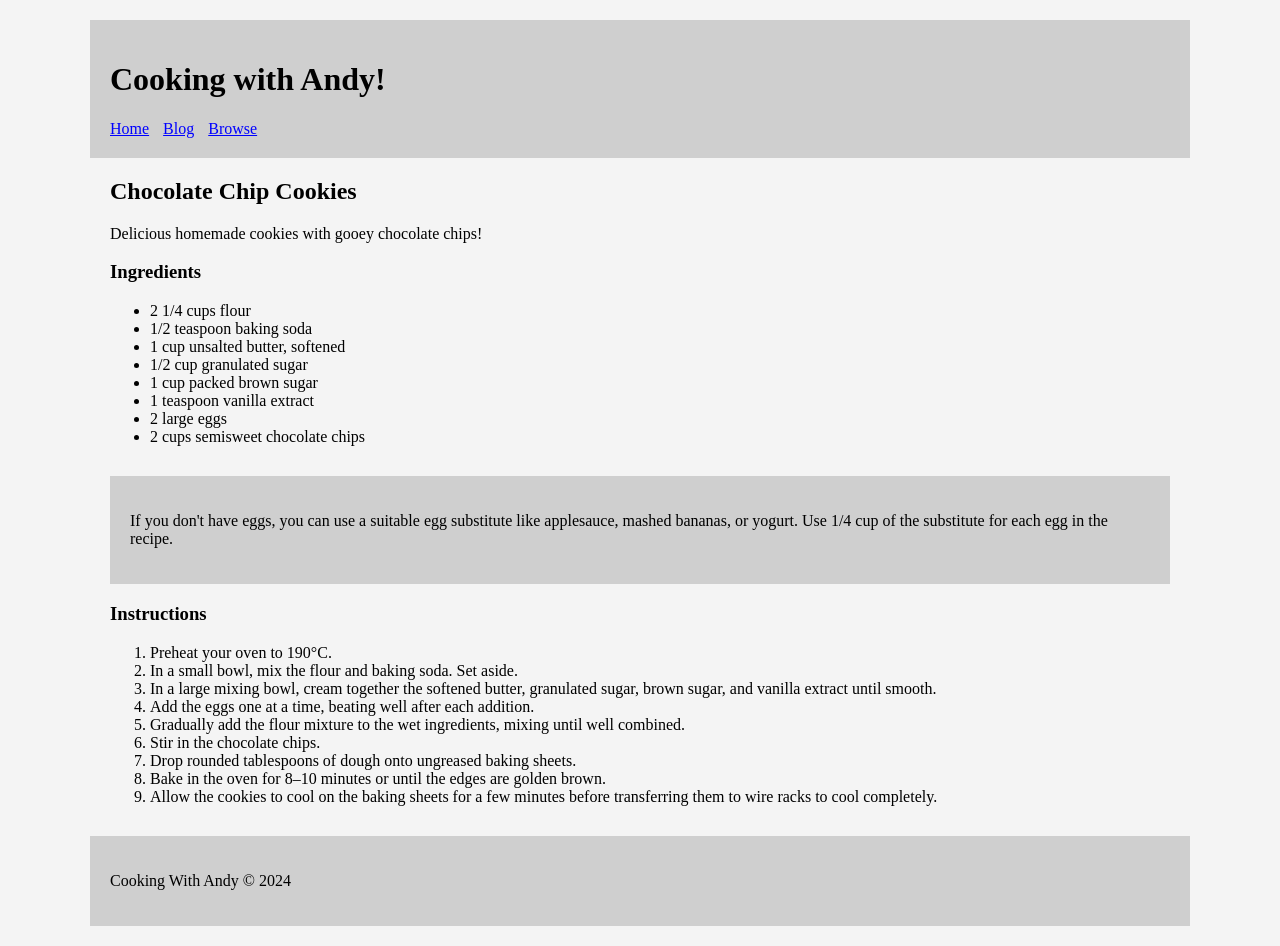
<file: exercise-1-semantic-markup/index.html>
<!DOCTYPE html>
<html lang="en">

<head>
    <meta charset="UTF-8">
    <meta name="viewport" content="width=device-width, initial-scale=1.0">
    <title>Cooking with Andy</title>
    <style>
        /* Layout and Styling */
        body {
            font-family: Georgia, "Times New Roman", serif;
            margin: 0;
            background: #f4f4f4;
        }

        /* Layout container */
        .container {
            max-width: 1100px;
            margin: 20px auto;
        }

        /* Sections */
        header,
        footer,
        aside {
            background: #cfcfcf;
            padding: 20px;
        }

        main {
            padding: 0 20px;
        }

        nav a {
            margin-right: 10px;
            color: blue;
        }

        section {
            margin-bottom: 30px;
        }
    </style>
</head>

<body>

    <div class="container">

        <header>
            <h1>Cooking with Andy!</h1>
            <nav>
                <a href="#">Home</a>
                <a href="#">Blog</a>
                <a href="#">Browse</a>
            </nav>
        </header>

        <main>

            <article>
                <h2>Chocolate Chip Cookies</h2>
                <p>Delicious homemade cookies with gooey chocolate chips!</p>

                <section>
                    <h3>Ingredients</h3>
                    <ul>
                        <li>2 1/4 cups flour</li>
                        <li>1/2 teaspoon baking soda</li>
                        <li>1 cup unsalted butter, softened</li>
                        <li>1/2 cup granulated sugar</li>
                        <li>1 cup packed brown sugar</li>
                        <li>1 teaspoon vanilla extract</li>
                        <li>2 large eggs</li>
                        <li>2 cups semisweet chocolate chips</li>
                    </ul>
                </section>

                <aside>
                    <p>
                        If you don't have eggs, you can use a suitable egg substitute like
                        applesauce, mashed bananas, or yogurt. Use 1/4 cup of the substitute
                        for each egg in the recipe.
                    </p>
                </aside>

                <section>
                    <h3>Instructions</h3>
                    <ol>
                        <li>Preheat your oven to 190°C.</li>
                        <li>In a small bowl, mix the flour and baking soda. Set aside.</li>
                        <li>In a large mixing bowl, cream together the softened butter, granulated sugar, brown sugar,
                            and vanilla extract until smooth.</li>
                        <li>Add the eggs one at a time, beating well after each addition.</li>
                        <li>Gradually add the flour mixture to the wet ingredients, mixing until well combined.</li>
                        <li>Stir in the chocolate chips.</li>
                        <li>Drop rounded tablespoons of dough onto ungreased baking sheets.</li>
                        <li>Bake in the oven for 8–10 minutes or until the edges are golden brown.</li>
                        <li>Allow the cookies to cool on the baking sheets for a few minutes before transferring them to
                            wire racks to cool completely.</li>
                    </ol>
                </section>

            </article>

        </main>

        <footer>
            <p>Cooking With Andy © 2024</p>
        </footer>

    </div>

</body>

</html>
</file>
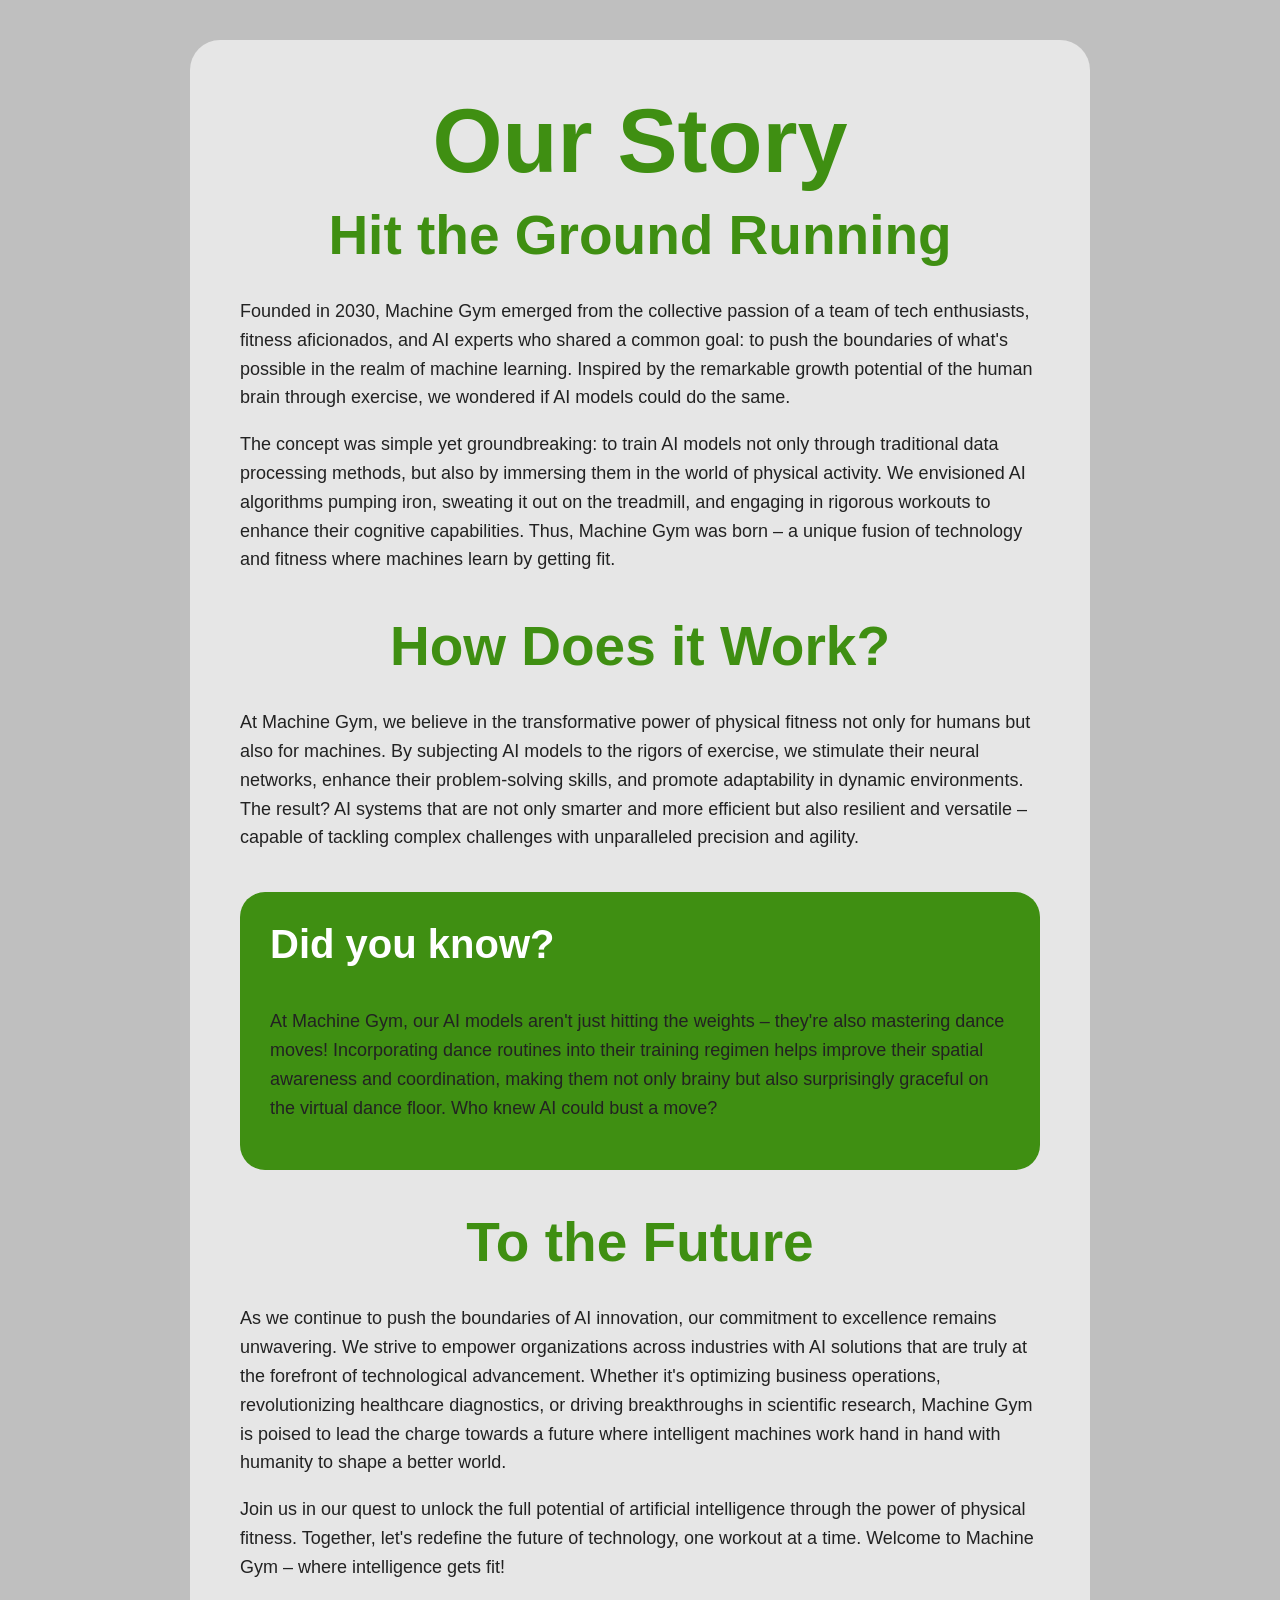
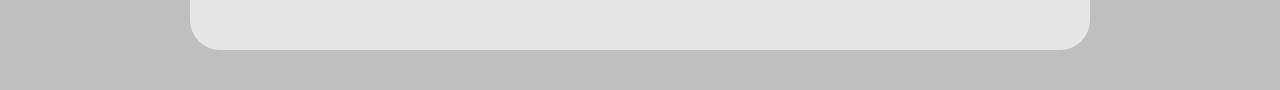
<file: exercise-2-css-styling/index.html>
<!DOCTYPE html>
<html lang="en">

<head>
    <meta charset="UTF-8">
    <meta name="viewport" content="width=device-width, initial-scale=1.0">
    <title>Machine Gym - Our Story</title>
    <link rel="stylesheet" href="exercise-2-styles.css">
</head>

<body>

    <main class="page">

        <article class="card">

            <header>
                <h1>Our Story</h1>
                <h2>Hit the Ground Running</h2>
            </header>

            <section>
                <p>
                    Founded in 2030, Machine Gym emerged from the collective passion of a team of tech enthusiasts,
                    fitness aficionados, and AI experts who shared a common goal: to push the boundaries of what's
                    possible in the realm of machine learning. Inspired by the remarkable growth potential of the
                    human brain through exercise, we wondered if AI models could do the same.
                </p>

                <p>
                    The concept was simple yet groundbreaking: to train AI models not only through traditional data
                    processing methods, but also by immersing them in the world of physical activity. We envisioned
                    AI algorithms pumping iron, sweating it out on the treadmill, and engaging in rigorous workouts
                    to enhance their cognitive capabilities. Thus, Machine Gym was born – a unique fusion of
                    technology and fitness where machines learn by getting fit.
                </p>
            </section>

            <section>
                <h2 class="section-title">How Does it Work?</h2>

                <p>
                    At Machine Gym, we believe in the transformative power of physical fitness not only for humans
                    but also for machines. By subjecting AI models to the rigors of exercise, we stimulate their
                    neural networks, enhance their problem-solving skills, and promote adaptability in dynamic
                    environments. The result? AI systems that are not only smarter and more efficient but also
                    resilient and versatile – capable of tackling complex challenges with unparalleled precision
                    and agility.
                </p>
            </section>

            <aside class="info-box">
                <h3>Did you know?</h3>
                <p>
                    At Machine Gym, our AI models aren't just hitting the weights – they're also mastering dance
                    moves! Incorporating dance routines into their training regimen helps improve their spatial
                    awareness and coordination, making them not only brainy but also surprisingly graceful on the
                    virtual dance floor. Who knew AI could bust a move?
                </p>
            </aside>

            <section>
                <h2 class="section-title">To the Future</h2>

                <p>
                    As we continue to push the boundaries of AI innovation, our commitment to excellence remains
                    unwavering. We strive to empower organizations across industries with AI solutions that are
                    truly at the forefront of technological advancement. Whether it's optimizing business
                    operations, revolutionizing healthcare diagnostics, or driving breakthroughs in scientific
                    research, Machine Gym is poised to lead the charge towards a future where intelligent machines
                    work hand in hand with humanity to shape a better world.
                </p>

                <p>
                    Join us in our quest to unlock the full potential of artificial intelligence through the power
                    of physical fitness. Together, let's redefine the future of technology, one workout at a time.
                    Welcome to Machine Gym – where intelligence gets fit!
                </p>
            </section>

        </article>

    </main>

</body>

</html>
</file>
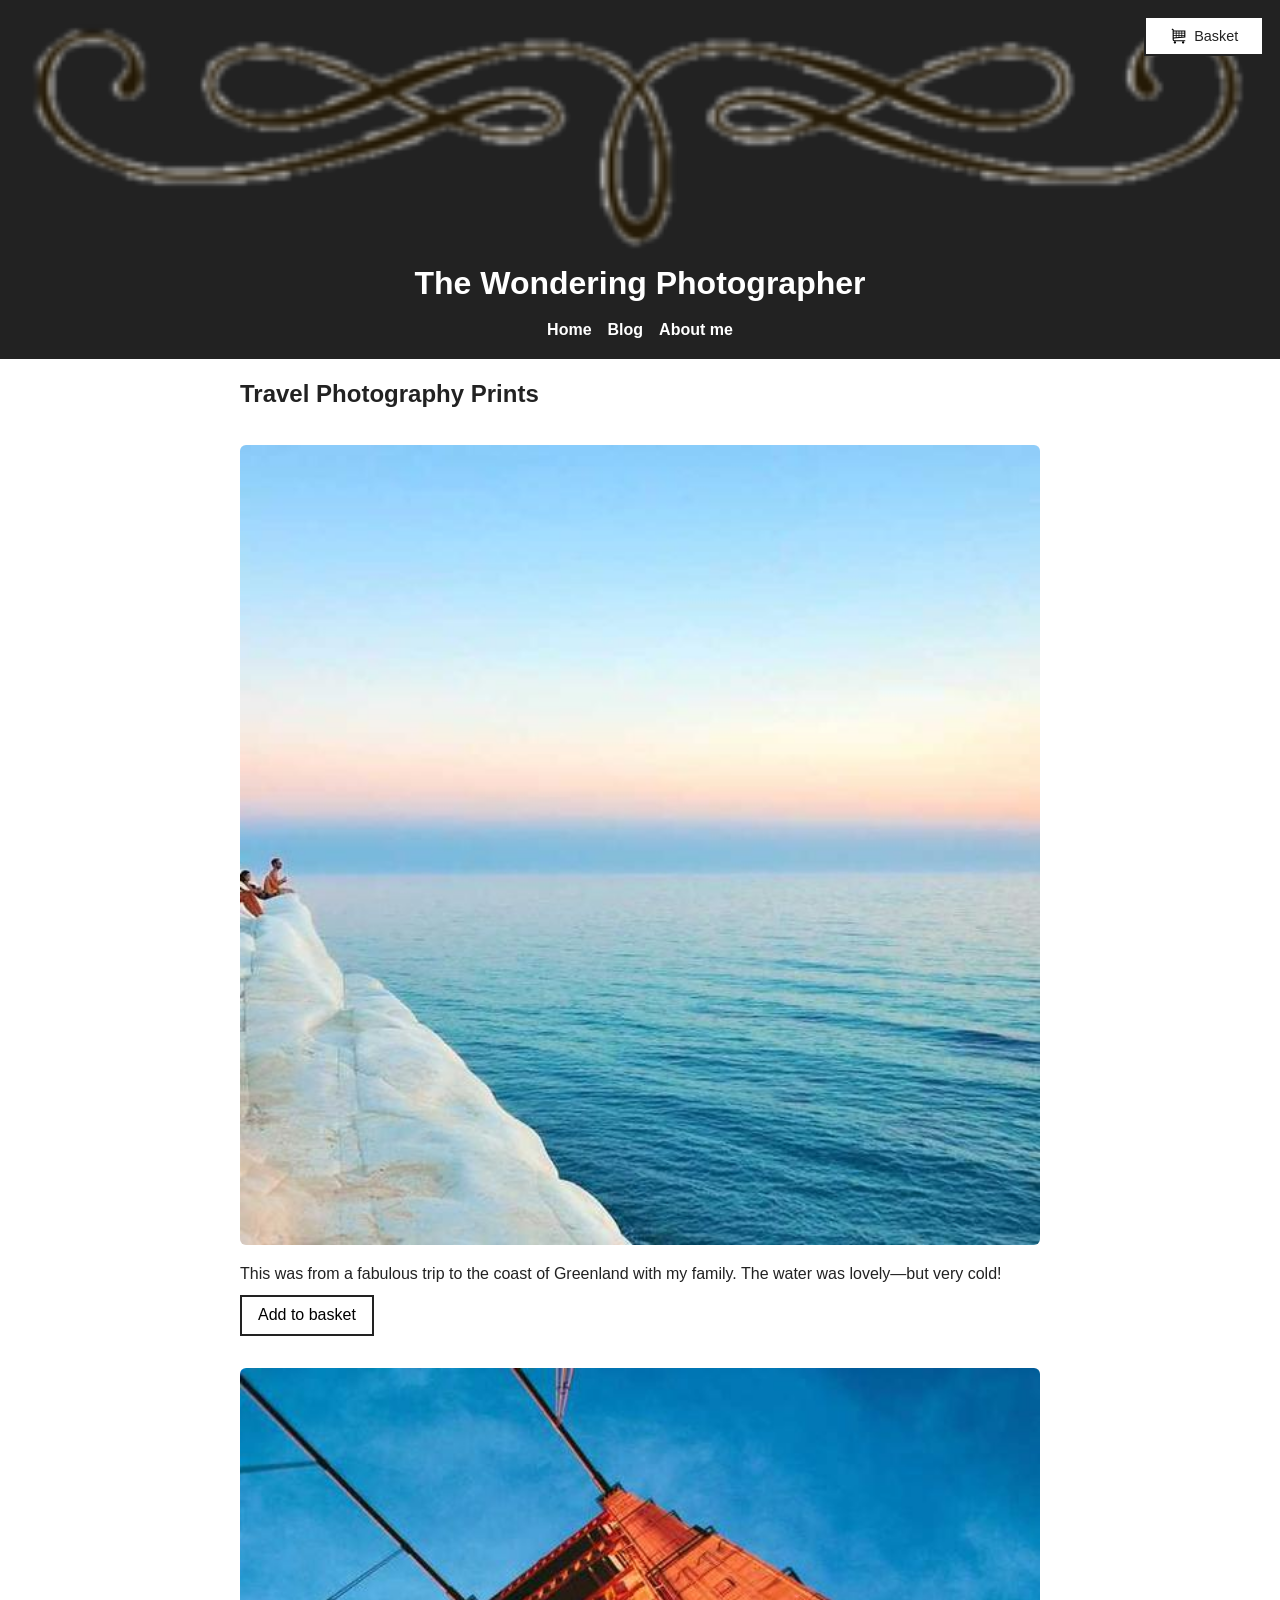
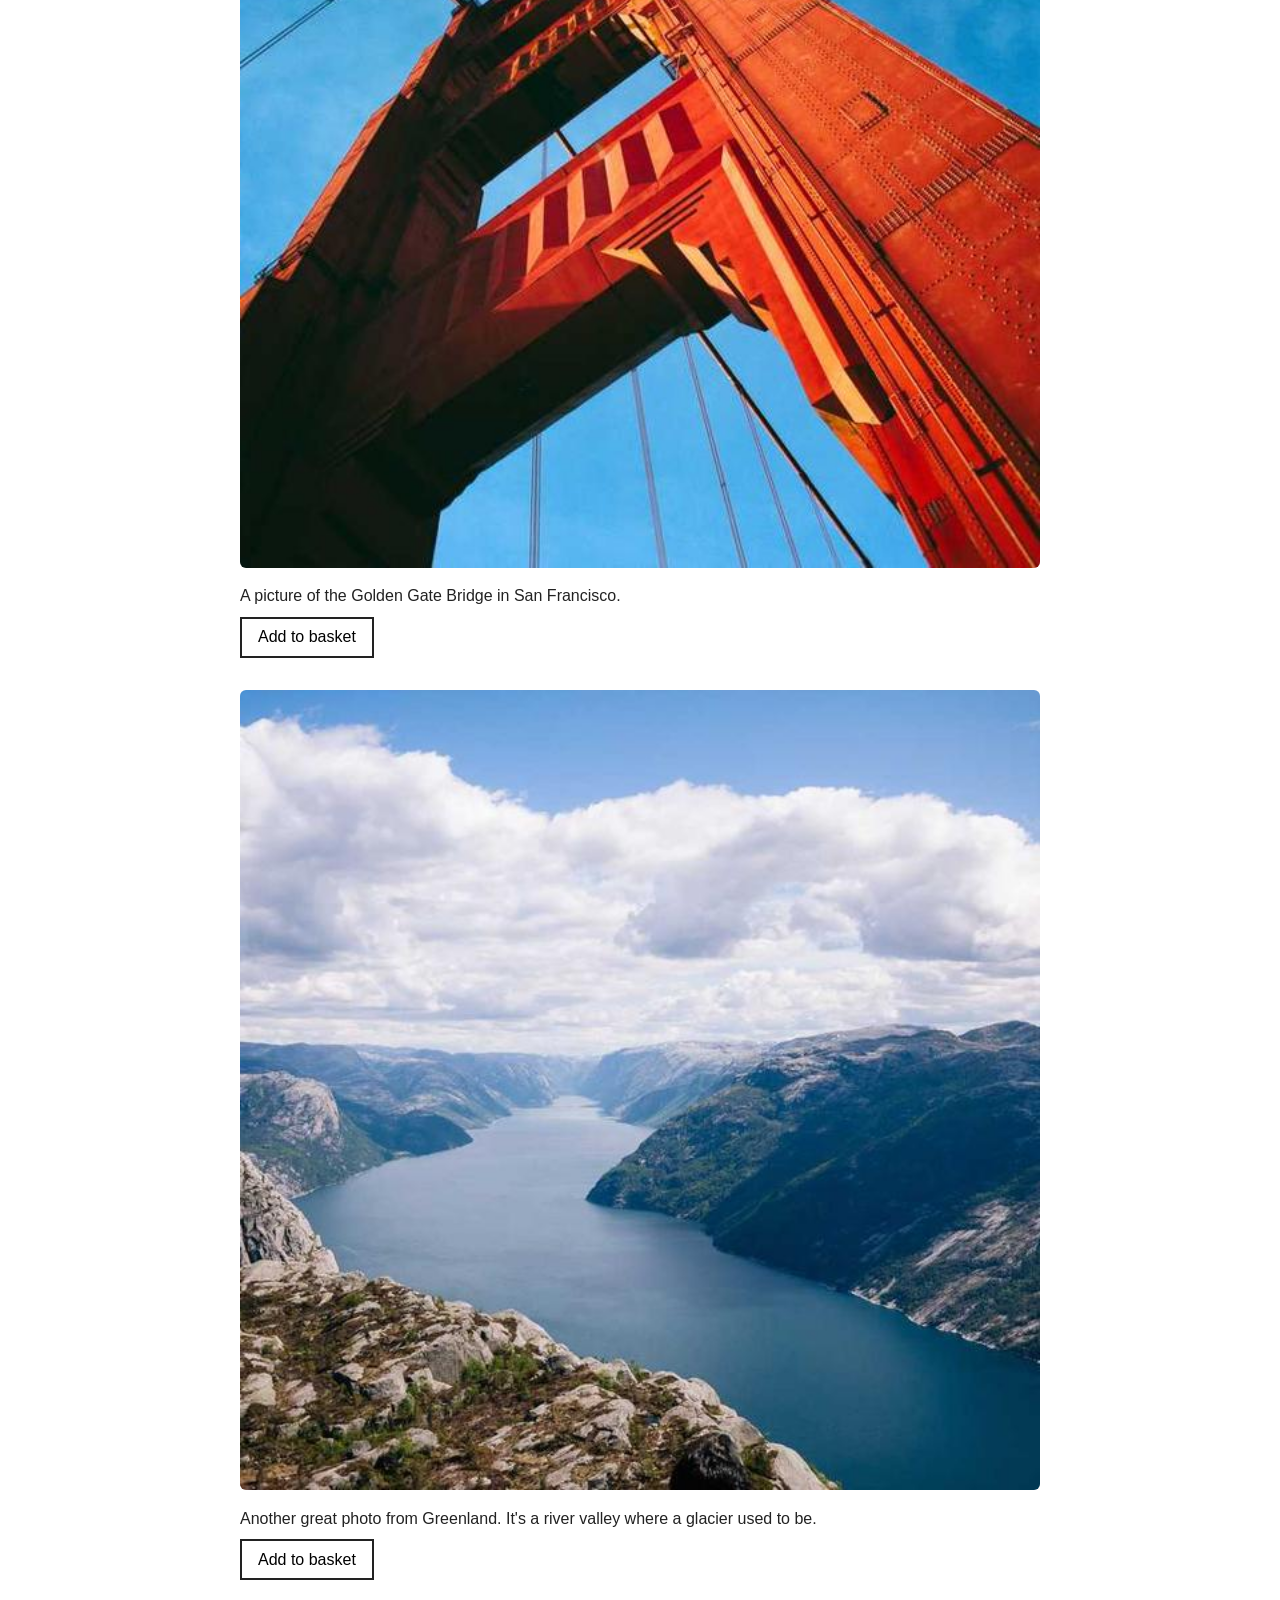
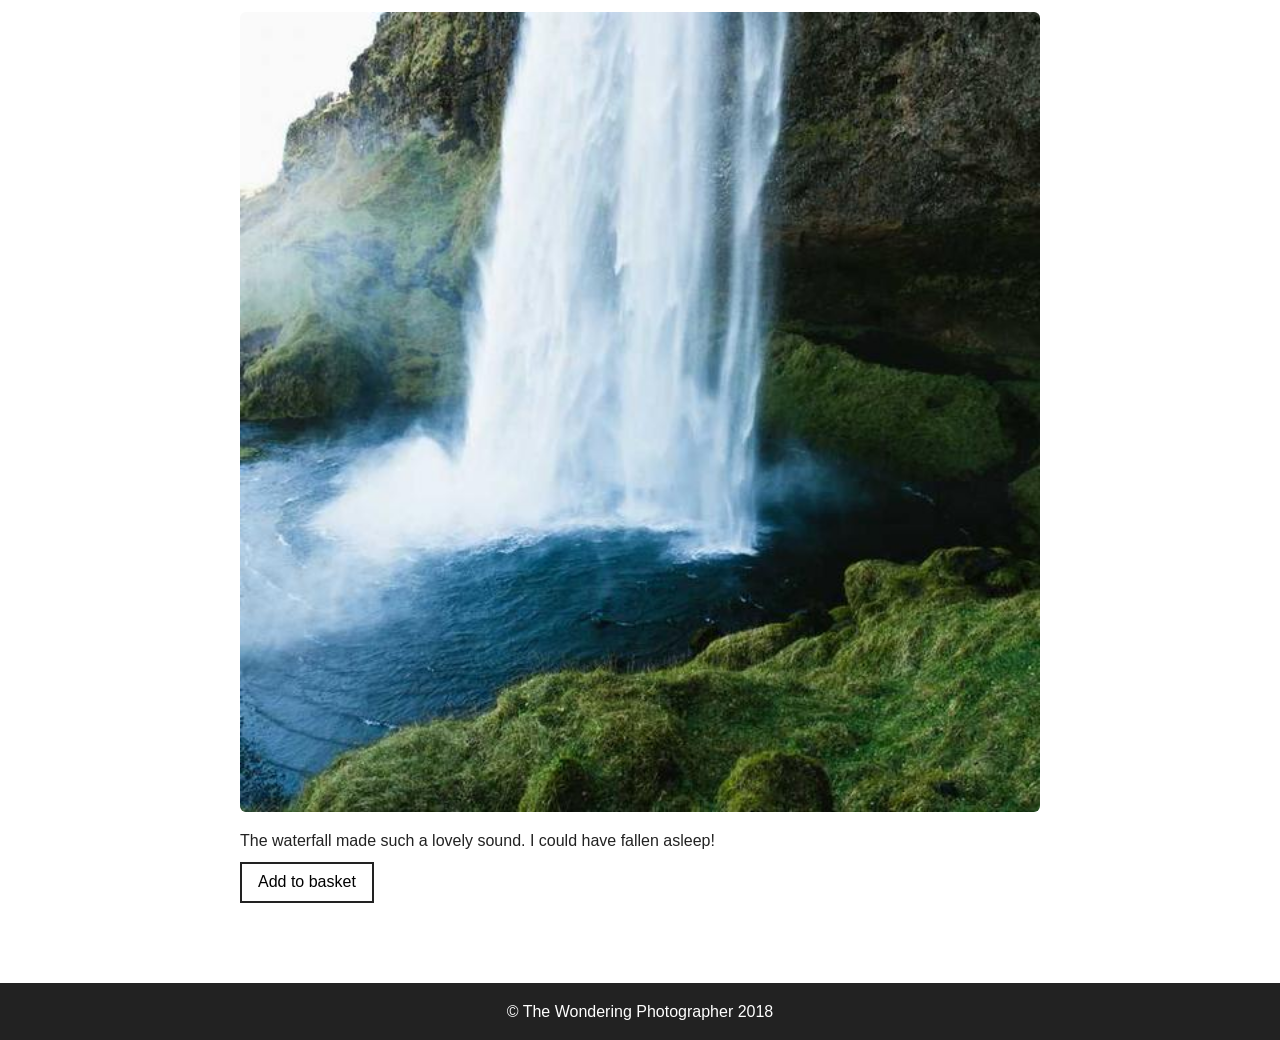
<file: exercise-4-web-accessibility/index.html>
<!DOCTYPE html>
<html lang="en">

<head>
    <meta charset="UTF-8">
    <title>The Wondering Photographer</title>
    <meta name="viewport" content="width=device-width, initial-scale=1.0">
    <link rel="stylesheet" href="exercise-4-styles.css">
</head>

<body>
    <header>
        <img src="TheDivider.png" alt="" class="divider" aria-hidden="true">

        <h1>The Wondering Photographer</h1>

        <nav aria-label="Main navigation">
            <ul>
                <li><a href="#">Home</a></li>
                <li><a href="#">Blog</a></li>
                <li><a href="#">About me</a></li>
            </ul>
        </nav>

        <button class="cart-button" aria-label="View shopping basket">
            <img src="shopping.svg" alt="" aria-hidden="true">
            <span>Basket</span>
        </button>
    </header>

    <main>
        <section aria-labelledby="gallery-heading">
            <h2 id="gallery-heading">Travel Photography Prints</h2>

            <figure>
                <img src="OceanPhoto.jpg" alt="Calm blue ocean along the coast of Greenland at sunset">
                <figcaption>
                    <p>This was from a fabulous trip to the coast of Greenland with my family. The water was lovely—but
                        very cold!</p>
                    <button aria-label="Add Greenland coast photo to basket">
                        Add to basket
                    </button>
                </figcaption>
            </figure>

            <figure>
                <img src="BridgePhoto.jpg" alt="View looking up at the Golden Gate Bridge in San Francisco">
                <figcaption>
                    <p>A picture of the Golden Gate Bridge in San Francisco.</p>
                    <button aria-label="Add Golden Gate Bridge photo to basket">
                        Add to basket
                    </button>
                </figcaption>
            </figure>

            <figure>
                <img src="ValleyPhoto.jpg" alt="Wide river valley in Greenland surrounded by mountains">
                <figcaption>
                    <p>Another great photo from Greenland. It's a river valley where a glacier used to be.</p>
                    <button aria-label="Add Greenland valley photo to basket">
                        Add to basket
                    </button>
                </figcaption>
            </figure>

            <figure>
                <img src="WaterfallPhoto.jpg" alt="Waterfall cascading into a pool surrounded by green landscape">
                <figcaption>
                    <p>The waterfall made such a lovely sound. I could have fallen asleep!</p>
                    <button aria-label="Add waterfall photo to basket">
                        Add to basket
                    </button>
                </figcaption>
            </figure>

        </section>
    </main>

    <footer>
        <p>© The Wondering Photographer 2018</p>
    </footer>
</body>

</html>
</file>
<file: exercise-2-css-styling/exercise-2-styles.css>
body {
    margin: 0;
    background: #bfbfbf;
    font-family: Arial, Helvetica, sans-serif;
}

.page {
    display: flex;
    justify-content: center;
    padding: 40px 20px;
}

.card {
    background: #e6e6e6;
    max-width: 800px;
    padding: 50px;
    border-radius: 30px;
}

h1 {
    text-align: center;
    color: #3f8f12;
    font-size: 90px;
    margin: 0;
    font-weight: 900;
}

h2 {
    text-align: center;
    color: #3f8f12;
    font-size: 55px;
    margin-top: 10px;
    margin-bottom: 30px;
    font-weight: 900;
}

.section-title {
    margin-top: 40px;
}

p {
    line-height: 1.6;
    font-size: 18px;
    color: #222;
}

.info-box {
    background: #3f8f12;
    color: white;
    padding: 30px;
    border-radius: 25px;
    margin: 40px 0;
}

.info-box h3 {
    margin-top: 0;
    font-size: 40px;
}
</file>
<file: exercise-4-web-accessibility/exercise-4-styles.css>
/* Reset some default styles */
body,
h1,
h2,
p,
ul {
    margin: 0;
    padding: 0;
}

body {
    font-family: Arial, sans-serif;
    background-color: #ffffff;
    color: #222;
    line-height: 1.6;
}

/* Header */
header {
    background-color: #222;
    color: #fff;
    padding: 1rem;
    position: relative;
    text-align: center;
}

/* Navigation */
nav ul {
    list-style: none;
    display: flex;
    justify-content: center;
    gap: 1rem;
    margin-top: 0.5rem;
}

nav a {
    color: #fff;
    text-decoration: none;
    font-weight: bold;
}

nav a:hover,
nav a:focus {
    text-decoration: underline;
}

/* Cart button */
.cart-button {
    position: absolute;
    top: 1rem;
    right: 1rem;

    display: flex;
    align-items: center;
    justify-content: center;
    gap: 0.4rem;

    width: 120px;
    /* fixed width */
    height: 40px;
    /* fixed height */
    box-sizing: border-box;

    background-color: #fff;
    color: #222;
    border: 2px solid #222;
    cursor: pointer;

    overflow: hidden;
    /* prevents content stretching */
}

/* Prevent icon from resizing the button */
.cart-button img {
    width: 18px;
    height: 18px;
    flex-shrink: 0;
}

/* Prevent text from wrapping or expanding */
.cart-button span {
    white-space: nowrap;
    font-size: 0.9rem;
}

/* Optional: keep consistent hover/focus */
.cart-button:hover,
.cart-button:focus {
    background-color: #eee;
}

/* Main content */
main {
    max-width: 800px;
    margin: auto;
    padding: 1rem;
}

/* Gallery */
figure {
    margin: 2rem 0;
}

img {
    width: 100%;
    height: auto;
    border-radius: 6px;
}

/* Captions */
figcaption p {
    margin: 0.5rem 0;
}

/* Buttons */
button {
    padding: 0.6rem 1rem;
    font-size: 1rem;
    border: 2px solid #222;
    background-color: #fff;
    cursor: pointer;
}

button:hover,
button:focus {
    background-color: #222;
    color: #fff;
}

/* Footer */
footer {
    background-color: #222;
    color: #fff;
    text-align: center;
    padding: 1rem;
    margin-top: 2rem;
}
</file>
